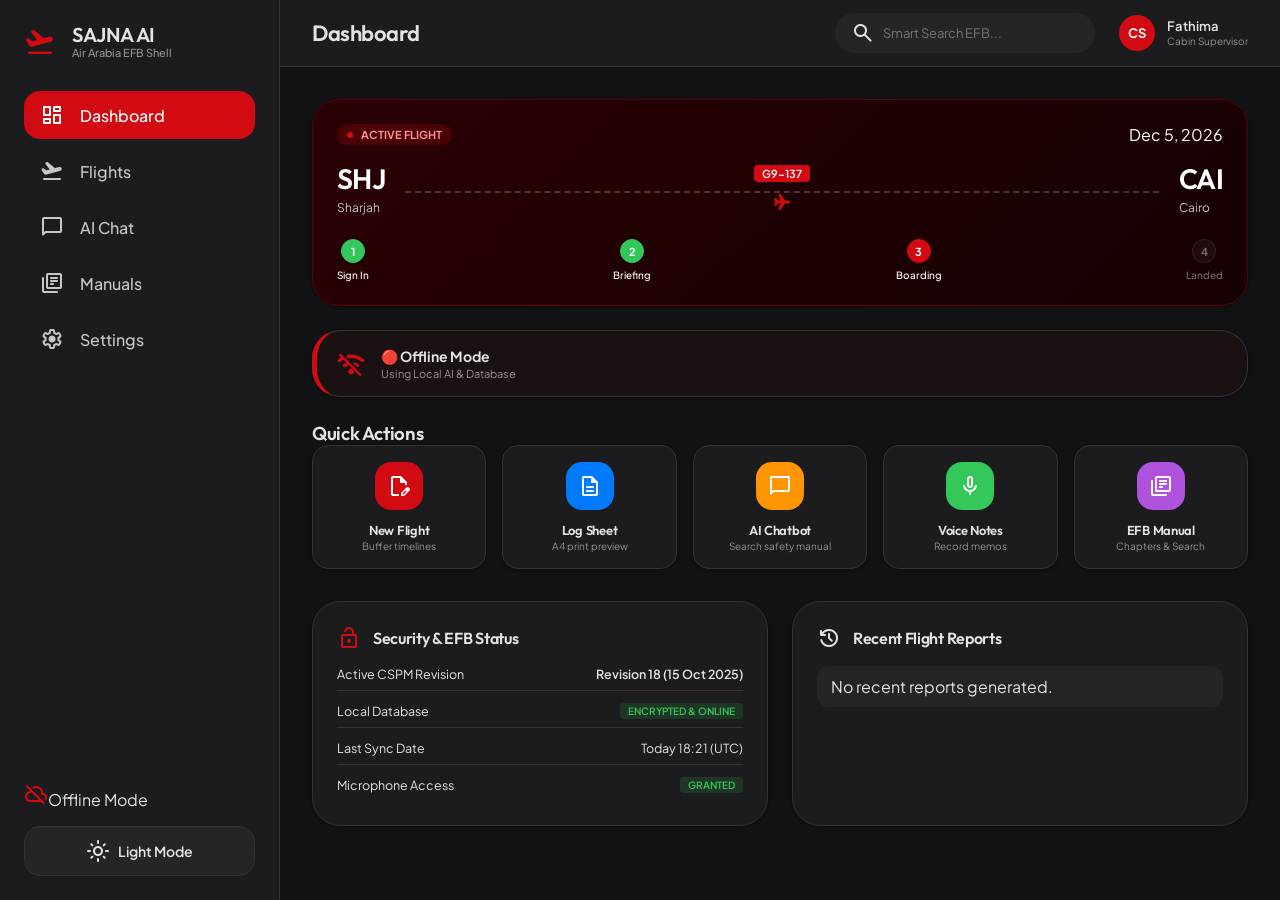
<file: web_simulator/index.html>
<!DOCTYPE html>
<html lang="en">
<head>
  <meta charset="UTF-8">
  <meta name="viewport" content="width=device-width, initial-scale=1.0">
  <title>SAJNA AI - Offline-First EFB Assistant</title>
  
  <!-- Material 3 Typography CDN -->
  <link href="https://fonts.googleapis.com/css2?family=Outfit:wght@300;400;500;600;700&family=Plus+Jakarta+Sans:wght@300;400;500;600;700&display=swap" rel="stylesheet">
  
  <link rel="stylesheet" href="app.css">
  <link rel="manifest" href="manifest.json">
  <meta name="theme-color" content="#D20A11">
  <link rel="apple-touch-icon" href="icon-192.png">
</head>
<body class="dark-mode">
  
  <div class="app-container">
    
    <!-- Desktop/Tablet Sidebar Navigation (Hidden on Mobile) -->
    <aside class="sidebar">
      <div class="sidebar-brand">
        <span class="material-symbols-rounded brand-icon">flight_takeoff</span>
        <div class="brand-text">
          <h1>SAJNA AI</h1>
          <p>Air Arabia EFB Shell</p>
        </div>
      </div>
      
      <nav class="sidebar-menu">
        <a href="#" class="menu-item active" data-view="dashboard">
          <span class="material-symbols-rounded">dashboard</span>
          <span>Dashboard</span>
        </a>
        <a href="#" class="menu-item" data-view="report">
          <span class="material-symbols-rounded">flight_takeoff</span>
          <span>Flights</span>
        </a>
        <a href="#" class="menu-item" data-view="chat">
          <span class="material-symbols-rounded">chat_bubble</span>
          <span>AI Chat</span>
        </a>
        <a href="#" class="menu-item" data-view="manuals">
          <span class="material-symbols-rounded">library_books</span>
          <span>Manuals</span>
        </a>
        <a href="#" class="menu-item" data-view="settings">
          <span class="material-symbols-rounded">settings</span>
          <span>Settings</span>
        </a>
      </nav>
      
      <div class="sidebar-footer">
        <div id="sync-indicator" class="sync-status offline">
          <span class="material-symbols-rounded">cloud_off</span>
          <span>Offline Mode</span>
        </div>
        <button id="theme-toggle" class="btn btn-tonal btn-block">
          <span class="material-symbols-rounded">light_mode</span>
          <span>Light Mode</span>
        </button>
      </div>
    </aside>

    <!-- Main Viewport Area -->
    <main class="main-content">
      
      <!-- Top Action Bar -->
      <header class="top-bar">
        <div class="top-bar-left">
          <h2 id="view-title">Dashboard</h2>
        </div>
        
        <div class="top-bar-right">
          <div class="search-box-wrapper">
            <span class="material-symbols-rounded">search</span>
            <input type="search" id="global-search" class="header-search" placeholder="Smart Search EFB...">
          </div>
          <div class="profile-badge">
            <div class="profile-initials">CS</div>
            <div class="profile-info">
              <span class="profile-name">Fathima</span>
              <span class="profile-role">Cabin Supervisor</span>
            </div>
          </div>
        </div>
      </header>

      <!-- View Containers -->
      <div class="view-viewport">
        
        <!-- ================= VIEW 1: DASHBOARD ================= -->
        <section id="view-dashboard" class="app-view active">
          
          <!-- Today's Flight Status Card -->
          <div class="card status-hero-card">
            <div class="status-hero-header">
              <div class="status-badge-live"><span class="badge-dot"></span>Active Flight</div>
              <span class="hero-date" id="hero-date-val">20 Jul 2026</span>
            </div>
            
            <div class="status-hero-body">
              <div class="flight-sector-display">
                <div class="sector-node">
                  <h3>SHJ</h3>
                  <p>Sharjah</p>
                </div>
                <div class="flight-arrow-path">
                  <span class="flight-no-badge">G9-137</span>
                  <div class="flight-line-dashed"></div>
                  <span class="material-symbols-rounded">flight</span>
                </div>
                <div class="sector-node">
                  <h3>CAI</h3>
                  <p>Cairo</p>
                </div>
              </div>
            </div>
            
            <!-- Quick Timeline Milestones -->
            <div class="flight-timeline-progress">
              <div class="timeline-step completed">
                <div class="step-indicator">1</div>
                <span class="step-label">Sign In</span>
              </div>
              <div class="timeline-step completed">
                <div class="step-indicator">2</div>
                <span class="step-label">Briefing</span>
              </div>
              <div class="timeline-step active">
                <div class="step-indicator">3</div>
                <span class="step-label">Boarding</span>
              </div>
              <div class="timeline-step">
                <div class="step-indicator">4</div>
                <span class="step-label">Landed</span>
              </div>
            </div>
          </div>

          <!-- Connectivity Status Card -->
          <div class="card connectivity-card" id="dashboard-connectivity-card">
            <div class="connectivity-card-header">
              <span class="material-symbols-rounded status-icon text-crimson" id="dash-conn-icon">wifi_off</span>
              <div class="connectivity-info">
                <span class="conn-status-title" id="dash-conn-text">🔴 Offline Mode</span>
                <span class="conn-status-subtitle" id="dash-conn-sub">Using Local AI & Database</span>
              </div>
            </div>
          </div>

          <!-- Quick Actions Grid -->
          <h3 class="section-title">Quick Actions</h3>
          <div class="quick-actions-grid">
            <div class="action-tile" onclick="switchView('report')">
              <div class="action-icon-circle bg-red">
                <span class="material-symbols-rounded">edit_document</span>
              </div>
              <h4>New Flight</h4>
              <p>Buffer timelines</p>
            </div>
            
            <div class="action-tile" onclick="switchView('report'); document.getElementById('tab-log-sheet').click();">
              <div class="action-icon-circle bg-blue">
                <span class="material-symbols-rounded">description</span>
              </div>
              <h4>Log Sheet</h4>
              <p>A4 print preview</p>
            </div>
            
            <div class="action-tile" onclick="switchView('chat')">
              <div class="action-icon-circle bg-orange">
                <span class="material-symbols-rounded">chat_bubble</span>
              </div>
              <h4>AI Chatbot</h4>
              <p>Search safety manual</p>
            </div>
            
            <div class="action-tile" onclick="switchView('settings'); document.getElementById('tab-notes-config').click();">
              <div class="action-icon-circle bg-green">
                <span class="material-symbols-rounded">mic</span>
              </div>
              <h4>Voice Notes</h4>
              <p>Record memos</p>
            </div>
            
            <div class="action-tile" onclick="switchView('manuals')">
              <div class="action-icon-circle bg-purple">
                <span class="material-symbols-rounded">library_books</span>
              </div>
              <h4>EFB Manual</h4>
              <p>Chapters & Search</p>
            </div>
          </div>

          <!-- Dashboard Panel Cards -->
          <div class="dashboard-panels">
            <!-- Manual Sync Status -->
            <div class="card panel-card">
              <div class="card-header-icon">
                <span class="material-symbols-rounded text-crimson">lock_open</span>
                <h3>Security & EFB Status</h3>
              </div>
              <div class="panel-body">
                <div class="status-metric-row">
                  <span>Active CSPM Revision</span>
                  <strong>Revision 18 (15 Oct 2025)</strong>
                </div>
                <div class="status-metric-row">
                  <span>Local Database</span>
                  <span class="badge badge-success">Encrypted & Online</span>
                </div>
                <div class="status-metric-row">
                  <span>Last Sync Date</span>
                  <span>Today 18:21 (UTC)</span>
                </div>
                <div class="status-metric-row">
                  <span>Microphone Access</span>
                  <span class="badge badge-success">Granted</span>
                </div>
              </div>
            </div>

            <!-- Recent Reports Log -->
            <div class="card panel-card">
              <div class="card-header-icon">
                <span class="material-symbols-rounded text-blue">history</span>
                <h3>Recent Flight Reports</h3>
              </div>
              <div class="panel-body">
                <ul class="recent-reports-list" id="recent-reports-list">
                  <!-- Javascript will populate this -->
                </ul>
              </div>
            </div>
          </div>
        </section>
        
        <!-- ================= VIEW 2: FLIGHTS & WIZARDS ================= -->
        <section id="view-report" class="app-view">
          
          <!-- Tab Navigation inside Flights -->
          <div class="tab-bar">
            <button class="tab-btn active" id="tab-report-form" onclick="toggleSubTab('report-form')">
              <span class="material-symbols-rounded">edit_document</span>
              <span>Flight Report</span>
            </button>
            <button class="tab-btn" id="tab-log-sheet" onclick="toggleSubTab('log-sheet')">
              <span class="material-symbols-rounded">description</span>
              <span>A4 Flight Log Sheet</span>
            </button>
          </div>

          <!-- Sub-Tab A: Flight Report Inputs and Timelines -->
          <div id="subtab-report-form" class="subtab-content active">
            <div class="report-layout">
              <!-- Parameters Form Card -->
              <div class="card form-card">
                <h3>Flight Configuration</h3>
                <form id="report-form" class="grid-form">
                  <div class="form-grid">
                    <div class="form-group">
                      <label for="rep-date">Flight Date</label>
                      <input type="date" id="rep-date" required>
                    </div>
                    <div class="form-group">
                      <label for="rep-flight-no">Flight Number</label>
                      <input type="text" id="rep-flight-no" placeholder="e.g. G9-137" required>
                    </div>
                    <div class="form-group">
                      <label for="rep-sector">Sector (From - To)</label>
                      <input type="text" id="rep-sector" placeholder="e.g. SHJ-CAI" required>
                    </div>
                    <div class="form-group">
                      <label for="rep-ac-type">Aircraft Type</label>
                      <select id="rep-ac-type">
                        <option value="A320">Airbus A320</option>
                        <option value="A321">Airbus A321</option>
                      </select>
                    </div>
                    <div class="form-group">
                      <label for="rep-ac-reg">Aircraft Reg</label>
                      <input type="text" id="rep-ac-reg" placeholder="e.g. A6-ANA" required>
                    </div>
                    <div class="form-group">
                      <label for="rep-pax-count">Passenger Count</label>
                      <input type="number" id="rep-pax-count" placeholder="e.g. 162" required>
                    </div>
                    <div class="form-group">
                      <label for="rep-std">Scheduled Departure (STD)</label>
                      <input type="time" id="rep-std" required>
                    </div>
                    <div class="form-group">
                      <label for="rep-sta">Scheduled Arrival (STA)</label>
                      <input type="time" id="rep-sta" required>
                    </div>
                    <div class="form-group">
                      <label for="rep-timezone">Outstation Timezone Offset (relative to UTC)</label>
                      <input type="number" id="rep-timezone" placeholder="e.g. 2 for Cairo" required>
                    </div>
                    <div class="form-group full-width">
                      <label for="rep-specials">Special Category Passengers (SCPs)</label>
                      <input type="text" id="rep-specials" placeholder="e.g. 2 WCHR, 1 INF, 1 DEPO">
                    </div>
                  </div>
                  <button type="submit" class="btn btn-primary btn-block">Generate Flight Timelines</button>
                </form>
              </div>

              <!-- Output Timelines List Card -->
              <div class="card timeline-output-card">
                <div class="timeline-output-header">
                  <h3>Calculated Benchmark Timelines</h3>
                  <div class="toggle-group">
                    <button class="btn-toggle active" id="btn-show-local">Local Time</button>
                    <button class="btn-toggle" id="btn-show-utc">UTC Time</button>
                  </div>
                </div>
                
                <div class="timings-result-grid" id="timings-result-grid">
                  <div class="timings-placeholder">
                    <span class="material-symbols-rounded">schedule</span>
                    <p>Enter flight parameters and press generate to show timeline buffers.</p>
                  </div>
                </div>
                
                <div class="results-action-buttons" id="results-action-buttons" style="display:none;">
                  <button id="btn-save-report" class="btn btn-primary">
                    <span class="material-symbols-rounded">save</span> Populate Log Sheet
                  </button>
                </div>
              </div>
            </div>
          </div>

          <!-- Sub-Tab B: Flight Log Sheet Preview & Export -->
          <div id="subtab-log-sheet" class="subtab-content">
            <div class="log-sheet-wizard">
              <div class="card wizard-actions-card">
                <h3>Log Sheet Actions</h3>
                <div class="actions-buttons-row">
                  <button id="btn-export-pdf" class="btn btn-tonal">
                    <span class="material-symbols-rounded">picture_as_pdf</span> Print / Save PDF
                  </button>
                  <button id="btn-export-docx" class="btn btn-tonal">
                    <span class="material-symbols-rounded">description</span> Export Word (.doc)
                  </button>
                  <button id="btn-share-log" class="btn btn-tonal">
                    <span class="material-symbols-rounded">share</span> Share Report
                  </button>
                  <button id="btn-duplicate-log" class="btn btn-tonal">
                    <span class="material-symbols-rounded">content_copy</span> Duplicate for Next Flight
                  </button>
                </div>
              </div>

              <!-- A4 Page Recreated Layout Container -->
              <div class="log-sheet-template-wrapper">
                <div class="log-sheet-paper" id="log-sheet-print-area">
                  
                  <div class="sheet-header">
                    <div class="sheet-title-section">
                      <h2>Air Arabia</h2>
                      <h1>Cabin Flight Log Sheet</h1>
                      <div class="sheet-sub">Official Flight Operations & Safety Record (All times in UTC)</div>
                    </div>
                  </div>

                  <!-- Segment Details Section -->
                  <div class="sheet-section-title">1. Flight Segment Details</div>
                  <table class="sheet-table">
                    <tr>
                      <th>Date</th>
                      <td><input type="text" id="sheet-date" class="sheet-cell"></td>
                      <th>Sector</th>
                      <td><input type="text" id="sheet-sector" class="sheet-cell"></td>
                      <th>A/C Reg</th>
                      <td><input type="text" id="sheet-ac-reg" class="sheet-cell"></td>
                    </tr>
                    <tr>
                      <th>Flight Outbound</th>
                      <td><input type="text" id="sheet-fl-out" class="sheet-cell"></td>
                      <th>Pax Count</th>
                      <td><input type="text" id="sheet-pax-out" class="sheet-cell"></td>
                      <th>Specials (SCPs)</th>
                      <td><input type="text" id="sheet-specials-out" class="sheet-cell"></td>
                    </tr>
                    <tr>
                      <th>Flight Inbound</th>
                      <td><input type="text" id="sheet-fl-in" class="sheet-cell"></td>
                      <th>Pax Inbound</th>
                      <td><input type="text" class="sheet-cell"></td>
                      <th>Specials Inbound</th>
                      <td><input type="text" class="sheet-cell"></td>
                    </tr>
                  </table>

                  <!-- Timing Benchmarks Grid -->
                  <div class="sheet-section-title">2. Operational Timings (UTC)</div>
                  <div class="sheet-split-grid">
                    <div class="sheet-col">
                      <div class="col-title">Outbound Milestone</div>
                      <table class="sheet-table">
                        <tr><th>Briefing Start</th><td><input type="text" id="sheet-t-brief-start" class="sheet-cell"></td></tr>
                        <tr><th>Briefing End</th><td><input type="text" id="sheet-t-brief-end" class="sheet-cell"></td></tr>
                        <tr><th>First Bus</th><td><input type="text" id="sheet-t-bus1" class="sheet-cell"></td></tr>
                        <tr><th>Second Bus</th><td><input type="text" id="sheet-t-bus2" class="sheet-cell"></td></tr>
                        <tr><th>Crew Onboard</th><td><input type="text" id="sheet-t-cabin-ob" class="sheet-cell"></td></tr>
                        <tr><th>Cleaning Start</th><td><input type="text" id="sheet-t-clean-start" class="sheet-cell"></td></tr>
                        <tr><th>Cleaning Done</th><td><input type="text" id="sheet-t-clean-end" class="sheet-cell"></td></tr>
                        <tr><th>Boarding Clear</th><td><input type="text" id="sheet-t-board-clear" class="sheet-cell"></td></tr>
                        <tr><th>First Pax</th><td><input type="text" id="sheet-t-first-pax" class="sheet-cell"></td></tr>
                        <tr><th>Last Pax</th><td><input type="text" id="sheet-t-last-pax" class="sheet-cell"></td></tr>
                        <tr><th>Door Closed</th><td><input type="text" id="sheet-t-door-close" class="sheet-cell"></td></tr>
                      </table>
                    </div>

                    <div class="sheet-col">
                      <div class="col-title">Inbound / Transit Milestone</div>
                      <table class="sheet-table">
                        <tr><th>Aircraft Landed</th><td><input type="text" id="sheet-t-land" class="sheet-cell"></td></tr>
                        <tr><th>Door Open</th><td><input type="text" id="sheet-t-door-open" class="sheet-cell"></td></tr>
                        <tr><th>Last Disembark</th><td><input type="text" id="sheet-t-last-disembark" class="sheet-cell"></td></tr>
                        <tr><th>Transit Clean Start</th><td><input type="text" id="sheet-t-in-clean-start" class="sheet-cell"></td></tr>
                        <tr><th>Transit Clean End</th><td><input type="text" id="sheet-t-in-clean-end" class="sheet-cell"></td></tr>
                        <tr><th>Transit Boarding Clear</th><td><input type="text" id="sheet-t-in-board-clear" class="sheet-cell"></td></tr>
                        <tr><th>Transit First Pax</th><td><input type="text" id="sheet-t-in-first-pax" class="sheet-cell"></td></tr>
                        <tr><th>Transit Last Pax</th><td><input type="text" id="sheet-t-in-last-pax" class="sheet-cell"></td></tr>
                        <tr><th>Transit Door Close</th><td><input type="text" id="sheet-t-in-door-close" class="sheet-cell"></td></tr>
                        <tr><th>Sharjah Door Open</th><td><input type="text" id="sheet-t-shj-open" class="sheet-cell"></td></tr>
                        <tr><th>Sharjah Last Disembark</th><td><input type="text" id="sheet-t-shj-last" class="sheet-cell"></td></tr>
                      </table>
                    </div>
                  </div>

                  <!-- Seals Verification & Briefings -->
                  <div class="sheet-section-title">3. Safety Verifications & Security Seals</div>
                  <table class="sheet-table">
                    <tr>
                      <th>Forward Seals (L1/R1)</th>
                      <td><input type="text" value="OK / Secure - 418519" class="sheet-cell"></td>
                      <th>Aft Seals (L4/R4)</th>
                      <td><input type="text" value="OK / Secure - 912851" class="sheet-cell"></td>
                    </tr>
                    <tr>
                      <th>Pre-flight Safety Checks</th>
                      <td><input type="text" value="Completed by all crew positions" class="sheet-cell"></td>
                      <th>Commander Briefing</th>
                      <td><input type="text" value="Received & Actioned" class="sheet-cell"></td>
                    </tr>
                  </table>

                  <!-- Flight Anomalies and Log -->
                  <div class="sheet-section-title">4. Safety Discrepancies & Delay Log</div>
                  <div class="sheet-split-grid">
                    <div class="sheet-col">
                      <label class="sheet-field-label">Outbound Delay Code / Reason</label>
                      <textarea class="sheet-textarea" rows="2">None. OTP achieved.</textarea>
                    </div>
                    <div class="sheet-col">
                      <label class="sheet-field-label">Inbound Delay Code / Reason</label>
                      <textarea class="sheet-textarea" rows="2">None. Standard transit flow.</textarea>
                    </div>
                  </div>
                  
                  <div style="margin-top:10px;">
                    <label class="sheet-field-label">Cabin Defect / Safety Discrepancies Logged</label>
                    <textarea class="sheet-textarea" rows="2">None logged this segment.</textarea>
                  </div>

                  <div class="sheet-footer-signatures">
                    <div class="sig-block">
                      <div class="sig-line"></div>
                      <span>Cabin Supervisor Signature</span>
                    </div>
                    <div class="sig-block">
                      <div class="sig-line"></div>
                      <span>Commander Signature (Verify)</span>
                    </div>
                  </div>

                </div>
              </div>

            </div>
          </div>

        </section>
        
        <!-- ================= VIEW 3: AI SAFETY CHAT ================= -->
        <section id="view-chat" class="app-view">
          <div class="ai-chat-layout">
            
            <!-- Chat Interface Screen -->
            <div class="card chat-messages-card">
              <div class="chat-header">
                <span class="status-indicator online"></span>
                <div class="chat-header-meta">
                  <h3>SAJNA Safety AI</h3>
                  <p>Ask safety procedures, drills or DGR rules</p>
                </div>
              </div>
              
              <!-- Chat Logs Box -->
              <div class="chat-messages-box" id="chat-messages-box">
                <div class="chat-msg bot">
                  <div class="msg-bubble">
                    Hello! I am SAJNA, your offline Safety Assistant. I have cached the entire **Cabin Safety Procedure Manual (Rev 18)**.
                    <br><br>
                    You can ask me questions like:
                    <ul>
                      <li><em>"How do we arm the cabin doors?"</em></li>
                      <li><em>"What is the drill for a lithium battery fire?"</em></li>
                      <li><em>"What should I do if a passenger refuses to fasten their seat belt?"</em></li>
                    </ul>
                  </div>
                </div>
              </div>

              <!-- Message Composer -->
              <div class="chat-input-bar">
                <button class="btn-chat-icon" id="btn-voice-chat" title="Speech to Text input">
                  <span class="material-symbols-rounded">mic</span>
                </button>
                <input type="text" id="chat-text-input" placeholder="Type safety query (e.g. 'door arming')...">
                <button class="btn-chat-icon primary" id="btn-send-chat">
                  <span class="material-symbols-rounded">send</span>
                </button>
              </div>
            </div>

            <!-- EFB Document Reference Display Panel (Hidden on Mobile) -->
            <div class="card reference-panel" id="reference-panel">
              <h3>Active Manual Reference</h3>
              <div id="manual-ref-box" class="manual-ref-box">
                <div class="ref-empty-state">
                  <span class="material-symbols-rounded">find_in_page</span>
                  <p>When you ask the AI, the corresponding official manual page text and section references will appear here for double verification.</p>
                </div>
              </div>
            </div>

          </div>
        </section>
        
        <!-- ================= VIEW 4: MANUAL E-READER ================= -->
        <section id="view-manuals" class="app-view">
          <div class="manuals-layout">
            
            <!-- Left Side: TOC and Index -->
            <div class="card manual-toc-card">
              <div class="toc-search-wrapper">
                <span class="material-symbols-rounded">search</span>
                <input type="text" id="manual-search-index" placeholder="Filter EFB Chapters...">
              </div>
              
              <ul class="manual-toc-list" id="manual-toc-list">
                <li class="active" data-chapter="som">
                  <span class="chapter-badge">SOM</span>
                  <div class="chapter-desc">
                    <strong>Administration</strong>
                    <span>Page 9 - Distribution Control</span>
                  </div>
                </li>
                <li data-chapter="ch1">
                  <span class="chapter-badge">CH 1</span>
                  <div class="chapter-desc">
                    <strong>Qualification & Legal</strong>
                    <span>Page 12 - Crew Complement</span>
                  </div>
                </li>
                <li data-chapter="ch2">
                  <span class="chapter-badge">CH 2</span>
                  <div class="chapter-desc">
                    <strong>Standard Operating Proc</strong>
                    <span>Page 268 - Door Arming & Secure</span>
                  </div>
                </li>
                <li data-chapter="ch3">
                  <span class="chapter-badge">CH 3</span>
                  <div class="chapter-desc">
                    <strong>Emergency Equipment</strong>
                    <span>Page 481 - Oxygen & Extinguishers</span>
                  </div>
                </li>
                <li data-chapter="ch4">
                  <span class="chapter-badge">CH 4</span>
                  <div class="chapter-desc">
                    <strong>Emergency Procedures</strong>
                    <span>Page 493 - Planned Evacuations</span>
                  </div>
                </li>
                <li data-chapter="ch5">
                  <span class="chapter-badge">CH 5</span>
                  <div class="chapter-desc">
                    <strong>Drills</strong>
                    <span>Page 580 - Fire Fighting & Smoke</span>
                  </div>
                </li>
                <li data-chapter="ch6">
                  <span class="chapter-badge">CH 6</span>
                  <div class="chapter-desc">
                    <strong>Survival</strong>
                    <span>Page 601 - Ditching & Sea Survival</span>
                  </div>
                </li>
                <li data-chapter="ch7">
                  <span class="chapter-badge">CH 7</span>
                  <div class="chapter-desc">
                    <strong>Medical & First Aid</strong>
                    <span>Page 635 - Principles of CPR & AED</span>
                  </div>
                </li>
                <li data-chapter="ch9">
                  <span class="chapter-badge">CH 9</span>
                  <div class="chapter-desc">
                    <strong>A321NEO Systems</strong>
                    <span>Page 951 - ACF Configuration</span>
                  </div>
                </li>
                <li data-chapter="ch10">
                  <span class="chapter-badge">CH 10</span>
                  <div class="chapter-desc">
                    <strong>Dangerous Goods</strong>
                    <span>Page 1125 - Cabin Spill Drills</span>
                  </div>
                </li>
                <li data-chapter="ch11">
                  <span class="chapter-badge">CH 11</span>
                  <div class="chapter-desc">
                    <strong>Security</strong>
                    <span>Page 1134 - Unruly Passenger threat levels</span>
                  </div>
                </li>
                <li data-chapter="ch12">
                  <span class="chapter-badge">CH 12</span>
                  <div class="chapter-desc">
                    <strong>Appendices</strong>
                    <span>Page 1181 - Flight Logs & CDLs</span>
                  </div>
                </li>
              </ul>
            </div>

            <!-- Right Side: Full Screen integrated page viewer -->
            <div class="card manual-page-card">
              <div class="manual-page-header">
                <div class="page-controls">
                  <button class="btn btn-icon" onclick="loadManualPage(parseInt(document.getElementById('manual-page-num').innerText) - 1)">
                    <span class="material-symbols-rounded">arrow_back</span>
                  </button>
                  <span class="page-indicator-text">Page <span id="manual-page-num">9</span> of 1226</span>
                  <button class="btn btn-icon" onclick="loadManualPage(parseInt(document.getElementById('manual-page-num').innerText) + 1)">
                    <span class="material-symbols-rounded">arrow_forward</span>
                  </button>
                </div>
                
                <div class="page-jump-box">
                  <input type="number" id="manual-jump-input" class="jump-input" placeholder="Page...">
                  <button id="btn-manual-jump" class="btn btn-tonal btn-sm">Jump</button>
                </div>
              </div>

              <!-- Page Display Body -->
              <div class="manual-page-content-box" id="manual-page-content-box">
                <!-- Page content will load dynamically -->
              </div>
            </div>

          </div>
        </section>
        
        <!-- ================= VIEW 5: SETTINGS & TOOLS ================= -->
        <section id="view-settings" class="app-view">
          
          <!-- Sub-Tab Navigation inside Settings -->
          <div class="tab-bar">
            <button class="tab-btn active" id="tab-defects-config" onclick="toggleSettingsSubTab('defects-config')">
              <span class="material-symbols-rounded">report_problem</span>
              <span>Defects Log</span>
            </button>
            <button class="tab-btn" id="tab-notes-config" onclick="toggleSettingsSubTab('notes-config')">
              <span class="material-symbols-rounded">mic</span>
              <span>Voice Notes</span>
            </button>
            <button class="tab-btn" id="tab-checklists-config" onclick="toggleSettingsSubTab('checklists-config')">
              <span class="material-symbols-rounded">fact_check</span>
              <span>Checklists</span>
            </button>
            <button class="tab-btn" id="tab-calculators-config" onclick="toggleSettingsSubTab('calculators-config')">
              <span class="material-symbols-rounded">calculate</span>
              <span>Calculators</span>
            </button>
          </div>

          <!-- Settings Preferences Card -->
          <div class="card settings-preferences-card" style="margin-bottom:20px;">
            <h3>AI Operational Preferences</h3>
            <div class="form-group full-width" style="margin-top: 10px;">
              <label for="ai-mode-select">AI Mode Selection</label>
              <select id="ai-mode-select" class="form-control" style="background-color: var(--surface-color-var); border: 1px solid var(--border-color); border-radius: var(--radius-md); padding: 10px 14px; width: 100%; color: var(--text-pri); margin-top: 6px;">
                <option value="auto">Auto (Recommended - Sync when online)</option>
                <option value="offline">Offline Only (Strict local safety database)</option>
                <option value="online">Online Preferred (Always fetch online API if connected)</option>
              </select>
            </div>
          </div>

          <!-- Settings Sub-Tab A: Defect Logs -->
          <div id="subtab-defects-config" class="subtab-settings-content active">
            <div class="defects-layout">
              <!-- Log Defect Card -->
              <div class="card defect-entry-card">
                <h3>Log Cabin Defect / CDL</h3>
                <form id="defect-form" class="grid-form">
                  <div class="form-grid">
                    <div class="form-group">
                      <label for="def-flight">Flight Number</label>
                      <input type="text" id="def-flight" placeholder="e.g. G9-137" required>
                    </div>
                    <div class="form-group">
                      <label for="def-seat">Affected Seat / Row</label>
                      <input type="text" id="def-seat" placeholder="e.g. 17F / Galley A" required>
                    </div>
                    <div class="form-group full-width">
                      <label for="def-priority">Priority Level</label>
                      <select id="def-priority">
                        <option value="Low">Low - Cosmetic discrepancy</option>
                        <option value="Medium">Medium - Seat swap necessary</option>
                        <option value="High">High - Exit row affected / Safety risk</option>
                      </select>
                    </div>
                    <div class="form-group full-width">
                      <label for="def-description">Defect Details</label>
                      <textarea id="def-description" rows="3" placeholder="Describe the cabin discrepancy details..." required></textarea>
                    </div>
                  </div>
                  <button type="submit" class="btn btn-primary btn-block">Log Defect</button>
                </form>
              </div>

              <!-- List of defects -->
              <div class="card defects-list-card">
                <h3>Active Logged Defects</h3>
                <div class="defects-list-container" id="defects-list-container">
                  <!-- JS inserts here -->
                </div>
              </div>
            </div>
          </div>

          <!-- Settings Sub-Tab B: Voice Notes -->
          <div id="subtab-notes-config" class="subtab-settings-content">
            <div class="notes-layout">
              <!-- Create Note Card -->
              <div class="card note-creator-card">
                <h3>Create Crew Note</h3>
                <form id="note-form" class="grid-form">
                  <div class="form-grid">
                    <div class="form-group">
                      <label for="note-title">Note Title</label>
                      <input type="text" id="note-title" placeholder="e.g. Catering discrepancy" required>
                    </div>
                    <div class="form-group">
                      <label for="note-category">Category</label>
                      <select id="note-category">
                        <option value="Operational">Operational</option>
                        <option value="Catering">Catering</option>
                        <option value="Safety">Safety / Emergency</option>
                        <option value="Briefing">Briefing note</option>
                      </select>
                    </div>
                    <div class="form-group full-width">
                      <label for="note-flight">Flight Ref (Optional)</label>
                      <input type="text" id="note-flight" placeholder="e.g. G9-137">
                    </div>
                    <div class="form-group full-width">
                      <label for="note-content">Note content</label>
                      <textarea id="note-content" rows="4" placeholder="Type your note or click speech-to-text..." required></textarea>
                    </div>
                  </div>
                  
                  <div class="note-action-row">
                    <button type="button" class="btn btn-tonal" id="btn-note-speech">
                      <span class="material-symbols-rounded">mic</span> Speech to Text
                    </button>
                    <button type="button" class="btn btn-tonal" id="btn-clear-note">Clear</button>
                    <button type="submit" class="btn btn-primary">Save Note</button>
                  </div>
                </form>
              </div>

              <!-- List of notes -->
              <div class="card notes-list-card">
                <div class="notes-list-header">
                  <h3>Stored Flight Notes</h3>
                  <input type="text" id="notes-search" class="notes-search-input" placeholder="Filter notes...">
                </div>
                <div class="notes-list-container" id="notes-list-container">
                  <!-- JS inserts here -->
                </div>
              </div>
            </div>
          </div>

          <!-- Settings Sub-Tab C: Interactive Checklists -->
          <div id="subtab-checklists-config" class="subtab-settings-content">
            <div class="checklists-grid">
              
              <!-- Checklist 1: Pre-flight -->
              <div class="card checklist-card">
                <div class="chk-card-header">
                  <h3>1. Pre-flight Safety Checks</h3>
                  <span class="progress-badge" id="prog-preflight">0/5</span>
                </div>
                <ul class="checklist-items-list" id="chk-preflight">
                  <li><label><input type="checkbox"> Verify all cabin doors disarmed</label></li>
                  <li><label><input type="checkbox"> Inspect emergency exits pathways</label></li>
                  <li><label><input type="checkbox"> Check portable oxygen cylinders & pressure</label></li>
                  <li><label><input type="checkbox"> Verify Halon fire extinguishers & pins</label></li>
                  <li><label><input type="checkbox"> Ensure PBEs & fire gloves are secure</label></li>
                </ul>
              </div>

              <!-- Checklist 2: Boarding -->
              <div class="card checklist-card">
                <div class="chk-card-header">
                  <h3>2. Passenger Boarding Checks</h3>
                  <span class="progress-badge" id="prog-boarding">0/4</span>
                </div>
                <ul class="checklist-items-list" id="chk-boarding">
                  <li><label><input type="checkbox"> Welcome passengers at demo positions</label></li>
                  <li><label><input type="checkbox"> Conduct row counts (R1 & R4C)</label></li>
                  <li><label><input type="checkbox"> Verify exit row able-bodied passengers</label></li>
                  <li><label><input type="checkbox"> Ensure overhead stowage is locked</label></li>
                </ul>
              </div>

              <!-- Checklist 3: Cabin Doors -->
              <div class="card checklist-card">
                <div class="chk-card-header">
                  <h3>3. Door Arming Checklist</h3>
                  <span class="progress-badge" id="prog-doors">0/4</span>
                </div>
                <ul class="checklist-items-list" id="chk-doors">
                  <li><label><input type="checkbox"> Receive arming announcement command</label></li>
                  <li><label><input type="checkbox"> Arm LHS & RHS doors securely</label></li>
                  <li><label><input type="checkbox"> Ask witness crew: "Confirm Armed"</label></li>
                  <li><label><input type="checkbox"> Perform physical cross-check verification</label></li>
                </ul>
              </div>

              <!-- Checklist 4: Cabin Secure -->
              <div class="card checklist-card">
                <div class="chk-card-header">
                  <h3>4. Cabin Secure Checklist</h3>
                  <span class="progress-badge" id="prog-secure">0/4</span>
                </div>
                <ul class="checklist-items-list" id="chk-secure">
                  <li><label><input type="checkbox"> Verify seatbelts fastened (pax & infants)</label></li>
                  <li><label><input type="checkbox"> Tray tables locked & seats fully upright</label></li>
                  <li><label><input type="checkbox"> Ensure galley containers locked & carts latched</label></li>
                  <li><label><input type="checkbox"> Verify lavatories vacant & locked</label></li>
                </ul>
              </div>

            </div>
            
            <div style="margin-top:20px; display:flex; justify-content:flex-end;">
              <button id="btn-reset-checklists" class="btn btn-tonal">
                <span class="material-symbols-rounded">restart_alt</span> Reset All Flight Checklists
              </button>
            </div>
          </div>

          <!-- Settings Sub-Tab D: Calculators -->
          <div id="subtab-calculators-config" class="subtab-settings-content">
            <div class="calculators-grid">
              
              <!-- Rest Break Calc -->
              <div class="card calc-card">
                <h3>Cruise Rest Break Divider</h3>
                <div class="calc-form">
                  <div class="form-group">
                    <label for="rest-flight-duration">Total Cruise Duration (Hours)</label>
                    <input type="number" id="rest-flight-duration" placeholder="e.g. 4.5" step="0.1">
                  </div>
                  <div class="form-group">
                    <label for="rest-shifts">Number of Rest shifts</label>
                    <input type="number" id="rest-shifts" placeholder="e.g. 3">
                  </div>
                  <button id="btn-calc-rest" class="btn btn-tonal btn-block">Calculate Breaks</button>
                  <div class="calc-result" id="rest-calc-result">Calculations will appear here.</div>
                </div>
              </div>

              <!-- Currency Converter -->
              <div class="card calc-card">
                <h3>In-flight Currency Converter</h3>
                <div class="calc-form">
                  <div class="form-group">
                    <label for="curr-amount">Amount</label>
                    <input type="number" id="curr-amount" placeholder="Enter amount..." step="0.01">
                  </div>
                  <div class="form-grid-row">
                    <div class="form-group">
                      <label for="curr-from">From</label>
                      <select id="curr-from">
                        <option value="AED">AED - Dirhams</option>
                        <option value="SAR">SAR - Riyals</option>
                        <option value="USD">USD - Dollars</option>
                        <option value="EUR">EUR - Euros</option>
                        <option value="INR">INR - Rupees</option>
                      </select>
                    </div>
                    <div class="form-group">
                      <label for="curr-to">To</label>
                      <select id="curr-to">
                        <option value="SAR">SAR - Riyals</option>
                        <option value="AED">AED - Dirhams</option>
                        <option value="USD">USD - Dollars</option>
                        <option value="EUR">EUR - Euros</option>
                        <option value="INR">INR - Rupees</option>
                      </select>
                    </div>
                  </div>
                  <button id="btn-calc-currency" class="btn btn-tonal btn-block">Convert Currency</button>
                  <div class="calc-result" id="curr-calc-result">Conversion rates based on offline base.</div>
                </div>
              </div>

              <!-- In-flight Timers -->
              <div class="card calc-card">
                <h3>In-flight Operation Timers</h3>
                <div class="timers-list">
                  <div class="timer-item">
                    <span>Boarding Duration (20:00)</span>
                    <div class="timer-digits" id="timer-boarding-digits">20:00</div>
                    <div class="timer-controls">
                      <button class="btn-micro" id="btn-timer-board-start">Start</button>
                      <button class="btn-micro" id="btn-timer-board-stop">Reset</button>
                    </div>
                  </div>
                  <div class="timer-item">
                    <span>Transit Cabin Clean (08:00)</span>
                    <div class="timer-digits" id="timer-cleaning-digits">08:00</div>
                    <div class="timer-controls">
                      <button class="btn-micro" id="btn-timer-clean-start">Start</button>
                      <button class="btn-micro" id="btn-timer-clean-stop">Reset</button>
                    </div>
                  </div>
                </div>
              </div>

            </div>
          </div>

        </section>

      </div>
    </main>

    <!-- Mobile Bottom Navigation Bar (Visible only on Smartphones < 768px) -->
    <nav class="bottom-nav">
      <button class="nav-btn active" data-view="dashboard">
        <span class="material-symbols-rounded">dashboard</span>
        <span>Dashboard</span>
      </button>
      <button class="nav-btn" data-view="report">
        <span class="material-symbols-rounded">flight_takeoff</span>
        <span>Flights</span>
      </button>
      <button class="nav-btn" data-view="chat">
        <span class="material-symbols-rounded">chat_bubble</span>
        <span>AI Chat</span>
      </button>
      <button class="nav-btn" data-view="manuals">
        <span class="material-symbols-rounded">library_books</span>
        <span>Manual</span>
      </button>
      <button class="nav-btn" data-view="settings">
        <span class="material-symbols-rounded">settings</span>
        <span>Settings</span>
      </button>
    </nav>

  </div>

  <!-- Sync Toast Notification -->
  <div class="toast-notification" id="sync-toast">
    <span class="material-symbols-rounded">check_circle</span>
    <span class="toast-message" id="sync-toast-message">✓ Data synchronized successfully.</span>
  </div>

  <script src="app.js"></script>
  <script>
    if ('serviceWorker' in navigator) {
      window.addEventListener('load', () => {
        navigator.serviceWorker.register('sw.js')
          .then(reg => console.log('Service Worker registered successfully!', reg))
          .catch(err => console.error('Service Worker registration failed:', err));
      });
    }
  </script>
</body>
</html>
</file>
<file: web_simulator/app.css>
/* Local Offline Font Loading for Material Symbols Rounded */
@font-face {
  font-family: 'Material Symbols Rounded';
  font-style: normal;
  font-weight: 100 700;
  src: url('material_symbols.woff2') format('woff2');
}

/* ==========================================
   MATERIAL DESIGN 3 STYLING DESIGN SYSTEM
   FOR SAJNA AI WEB SIMULATOR & HYBRID SHELL
   ========================================== */

/* 1. CSS Design Tokens & Variable Declarations */
:root {
  /* Fonts & Typo */
  --font-primary: 'Plus Jakarta Sans', sans-serif;
  --font-title: 'Outfit', sans-serif;

  /* Material 3 Dark Colors (Default) */
  --primary-red: #D20A11;
  --primary-red-container: #410006;
  --on-primary-red-container: #FFDAD9;
  --bg-dark: #121214;
  --surface-dark: #1C1C1E;
  --surface-dark-var: #252528;
  --border-dark: #323235;
  --text-dark-pri: #E3E2E6;
  --text-dark-sec: #C7C6CA;
  --text-dark-ter: #919094;

  /* Material 3 Light Colors */
  --bg-light: #F4F5F7;
  --surface-light: #FFFFFF;
  --surface-light-var: #F0F0F3;
  --border-light: #E0E2E7;
  --text-light-pri: #1A1C1E;
  --text-light-sec: #43474E;
  --text-light-ter: #73777F;

  /* Semantic Colors */
  --accent-green: #34C759;
  --accent-orange: #FF9500;
  --accent-blue: #007AFF;
  --accent-purple: #AF52DE;
  
  /* Current Active State Colors (Inherits Dark by default) */
  --bg-color: var(--bg-dark);
  --surface-color: var(--surface-dark);
  --surface-color-var: var(--surface-dark-var);
  --border-color: var(--border-dark);
  --text-pri: var(--text-dark-pri);
  --text-sec: var(--text-dark-sec);
  --text-ter: var(--text-dark-ter);

  /* Corner Radius (M3 Specifications) */
  --radius-xs: 4px;
  --radius-sm: 8px;
  --radius-md: 12px;
  --radius-lg: 16px;
  --radius-xl: 28px;
  --radius-round: 9999px;

  /* Elevation Shadows */
  --shadow-1: 0px 1px 3px rgba(0, 0, 0, 0.2), 0px 1px 2px rgba(0, 0, 0, 0.1);
  --shadow-2: 0px 3px 6px rgba(0, 0, 0, 0.15), 0px 2px 4px rgba(0, 0, 0, 0.12);
  --shadow-3: 0px 10px 20px rgba(0, 0, 0, 0.19), 0px 6px 6px rgba(0, 0, 0, 0.23);
  
  --transition-smooth: all 0.25s cubic-bezier(0.4, 0, 0.2, 1);
}

/* Light Mode Overrides */
body.light-mode {
  --bg-color: var(--bg-light);
  --surface-color: var(--surface-light);
  --surface-color-var: var(--surface-light-var);
  --border-color: var(--border-light);
  --text-pri: var(--text-light-pri);
  --text-sec: var(--text-light-sec);
  --text-ter: var(--text-light-ter);
}

/* 2. Global Reset & Base Element Styling */
* {
  box-sizing: border-box;
  margin: 0;
  padding: 0;
}

body {
  font-family: var(--font-primary);
  background-color: var(--bg-color);
  color: var(--text-pri);
  overflow: hidden;
  height: 100vh;
  width: 100vw;
  -webkit-font-smoothing: antialiased;
  -moz-osx-font-smoothing: grayscale;
  transition: var(--transition-smooth);
}

/* Fix Material Symbols rendering inside WebViews */
.material-symbols-rounded {
  font-family: 'Material Symbols Rounded' !important;
  font-weight: normal;
  font-style: normal;
  font-size: 24px;
  line-height: 1;
  letter-spacing: normal;
  text-transform: none;
  display: inline-block;
  white-space: nowrap;
  word-wrap: normal;
  direction: ltr;
  -webkit-font-feature-settings: 'liga';
  -webkit-font-smoothing: antialiased;
  user-select: none;
}

h1, h2, h3, h4, h5 {
  font-family: var(--font-title);
  font-weight: 600;
  letter-spacing: -0.02em;
}

button, input, select, textarea {
  font-family: inherit;
  font-size: 14px;
  color: inherit;
  border: none;
  background: none;
  outline: none;
}

a {
  text-decoration: none;
  color: inherit;
}

/* 3. Base Layout Container Structures */
.app-container {
  display: flex;
  width: 100vw;
  height: 100vh;
  position: relative;
}

/* Sidebar Navigation (Desktop/Tablet Layout) */
.sidebar {
  width: 280px;
  height: 100%;
  background-color: var(--surface-color);
  border-right: 1px solid var(--border-color);
  display: flex;
  flex-direction: column;
  padding: 24px;
  transition: var(--transition-smooth);
  flex-shrink: 0;
  z-index: 10;
}

.sidebar-brand {
  display: flex;
  align-items: center;
  gap: 16px;
  margin-bottom: 32px;
}

.brand-icon {
  font-size: 32px;
  color: var(--primary-red);
}

.brand-text h1 {
  font-size: 20px;
  color: var(--text-pri);
  line-height: 1.1;
}

.brand-text p {
  font-size: 11px;
  color: var(--text-ter);
  font-weight: 500;
}

.sidebar-menu {
  display: flex;
  flex-direction: column;
  gap: 8px;
  flex-grow: 1;
}

.menu-item {
  display: flex;
  align-items: center;
  gap: 16px;
  padding: 12px 16px;
  border-radius: var(--radius-lg);
  font-weight: 500;
  color: var(--text-sec);
  transition: var(--transition-smooth);
}

.menu-item:hover {
  background-color: var(--surface-color-var);
  color: var(--text-pri);
}

.menu-item.active {
  background-color: var(--primary-red);
  color: #FFFFFF;
}

.sidebar-footer {
  display: flex;
  flex-direction: column;
  gap: 16px;
  margin-top: auto;
}

/* Header/Top Bar Styles */
.main-content {
  flex-grow: 1;
  height: 100%;
  display: flex;
  flex-direction: column;
  position: relative;
  overflow: hidden;
}

.top-bar {
  height: calc(72px + env(safe-area-inset-top));
  padding: env(safe-area-inset-top) 32px 0 32px;
  display: flex;
  align-items: center;
  justify-content: space-between;
  border-bottom: 1px solid var(--border-color);
  background-color: var(--surface-color);
  z-index: 5;
}

.top-bar-left h2 {
  font-size: 22px;
}

.top-bar-right {
  display: flex;
  align-items: center;
  gap: 24px;
}

.search-box-wrapper {
  display: flex;
  align-items: center;
  gap: 8px;
  background-color: var(--surface-color-var);
  padding: 8px 16px;
  border-radius: var(--radius-round);
  width: 260px;
}

.header-search {
  width: 100%;
  font-size: 13px;
}

.profile-badge {
  display: flex;
  align-items: center;
  gap: 12px;
}

.profile-initials {
  width: 36px;
  height: 36px;
  border-radius: var(--radius-round);
  background-color: var(--primary-red);
  color: #FFFFFF;
  display: flex;
  align-items: center;
  justify-content: center;
  font-weight: 700;
  font-size: 13px;
}

.profile-info {
  display: flex;
  flex-direction: column;
  line-height: 1.2;
}

.profile-name {
  font-weight: 600;
  font-size: 13px;
}

.profile-role {
  font-size: 10px;
  color: var(--text-ter);
}

/* 4. Scrollable Content Wrapper */
.view-viewport {
  flex-grow: 1;
  overflow-y: auto;
  padding: 32px;
  padding-bottom: 100px; /* Space for mobile bottom nav navigation */
  position: relative;
}

.app-view {
  display: none;
  animation: fadeIn 0.3s ease-in-out;
}

.app-view.active {
  display: block;
}

@keyframes fadeIn {
  from { opacity: 0; transform: translateY(8px); }
  to { opacity: 1; transform: translateY(0); }
}

/* 5. Card Component Design System */
.card {
  background-color: var(--surface-color);
  border: 1px solid var(--border-color);
  border-radius: var(--radius-xl);
  padding: 24px;
  margin-bottom: 24px;
  box-shadow: var(--shadow-1);
  transition: var(--transition-smooth);
}

.card:hover {
  box-shadow: var(--shadow-2);
}

.card h3 {
  font-size: 18px;
  margin-bottom: 16px;
  display: flex;
  align-items: center;
  gap: 12px;
}

/* ==========================================
   VIEW-SPECIFIC COMPONENT LAYOUTS
   ========================================== */

/* 1. Dashboard View Components */
.status-hero-card {
  background: linear-gradient(135deg, #2A0104 0%, #150002 100%);
  border: 1px solid #5C000B;
  color: #FFFFFF;
}

body.light-mode .status-hero-card {
  background: linear-gradient(135deg, #FFDAD9 0%, #F5F0F0 100%);
  border: 1px solid #FF8E94;
  color: #410006;
}

.status-hero-header {
  display: flex;
  justify-content: space-between;
  align-items: center;
  margin-bottom: 16px;
}

.status-badge-live {
  display: flex;
  align-items: center;
  gap: 8px;
  font-size: 11px;
  font-weight: 700;
  text-transform: uppercase;
  background-color: rgba(210, 10, 17, 0.2);
  color: #FF8E94;
  padding: 4px 10px;
  border-radius: var(--radius-round);
}

body.light-mode .status-badge-live {
  background-color: rgba(210, 10, 17, 0.1);
  color: var(--primary-red);
}

.badge-dot {
  width: 6px;
  height: 6px;
  background-color: var(--primary-red);
  border-radius: var(--radius-round);
  display: inline-block;
  animation: pulse 1.5s infinite;
}

@keyframes pulse {
  0% { transform: scale(0.9); opacity: 0.5; }
  50% { transform: scale(1.3); opacity: 1; }
  100% { transform: scale(0.9); opacity: 0.5; }
}

.flight-sector-display {
  display: flex;
  align-items: center;
  justify-content: space-between;
  margin: 16px 0 24px 0;
}

.sector-node h3 {
  font-size: 28px;
  margin-bottom: 4px;
}

.sector-node p {
  font-size: 12px;
  color: var(--text-dark-sec);
}

body.light-mode .sector-node p {
  color: var(--text-light-sec);
}

.flight-arrow-path {
  display: flex;
  flex-direction: column;
  align-items: center;
  flex-grow: 1;
  position: relative;
  margin: 0 20px;
}

.flight-no-badge {
  font-size: 11px;
  font-weight: 600;
  background-color: var(--primary-red);
  color: #FFFFFF;
  padding: 2px 8px;
  border-radius: var(--radius-xs);
  margin-bottom: 6px;
  z-index: 2;
}

.flight-line-dashed {
  width: 100%;
  height: 1px;
  border-top: 2px dashed rgba(255, 255, 255, 0.2);
  position: absolute;
  top: 26px;
  z-index: 1;
}

body.light-mode .flight-line-dashed {
  border-top-color: rgba(0, 0, 0, 0.15);
}

.flight-arrow-path .material-symbols-rounded {
  transform: rotate(90deg);
  font-size: 20px;
  margin-top: 4px;
  z-index: 2;
  color: var(--primary-red);
}

.flight-timeline-progress {
  display: flex;
  justify-content: space-between;
  margin-top: 16px;
  position: relative;
}

.timeline-step {
  display: flex;
  flex-direction: column;
  align-items: center;
  gap: 6px;
  z-index: 2;
  opacity: 0.4;
  transition: var(--transition-smooth);
}

.timeline-step.completed, .timeline-step.active {
  opacity: 1;
}

.step-indicator {
  width: 24px;
  height: 24px;
  border-radius: var(--radius-round);
  background-color: rgba(255, 255, 255, 0.1);
  color: #FFFFFF;
  font-weight: 700;
  font-size: 11px;
  display: flex;
  align-items: center;
  justify-content: center;
  border: 1px solid rgba(255, 255, 255, 0.2);
}

body.light-mode .step-indicator {
  background-color: rgba(0, 0, 0, 0.05);
  color: var(--text-light-pri);
  border-color: rgba(0, 0, 0, 0.1);
}

.timeline-step.completed .step-indicator {
  background-color: var(--accent-green);
  border-color: var(--accent-green);
  color: #FFFFFF;
}

.timeline-step.active .step-indicator {
  background-color: var(--primary-red);
  border-color: var(--primary-red);
  color: #FFFFFF;
}

.step-label {
  font-size: 10px;
  font-weight: 500;
}

/* Quick Actions Tile Grid */
.quick-actions-grid {
  display: grid;
  grid-template-columns: repeat(5, 1fr);
  gap: 16px;
  margin-bottom: 32px;
}

.action-tile {
  background-color: var(--surface-color);
  border: 1px solid var(--border-color);
  border-radius: var(--radius-lg);
  padding: 16px;
  display: flex;
  flex-direction: column;
  align-items: center;
  text-align: center;
  cursor: pointer;
  transition: var(--transition-smooth);
  box-shadow: var(--shadow-1);
}

.action-tile:hover {
  transform: translateY(-4px);
  box-shadow: var(--shadow-2);
  border-color: var(--primary-red);
}

.action-icon-circle {
  width: 48px;
  height: 48px;
  border-radius: var(--radius-lg);
  display: flex;
  align-items: center;
  justify-content: center;
  margin-bottom: 12px;
}

.action-icon-circle span {
  font-size: 24px;
  color: #FFFFFF;
}

.bg-red { background-color: var(--primary-red); }
.bg-blue { background-color: var(--accent-blue); }
.bg-orange { background-color: var(--accent-orange); }
.bg-green { background-color: var(--accent-green); }
.bg-purple { background-color: var(--accent-purple); }

.action-tile h4 {
  font-size: 13px;
  font-weight: 600;
  margin-bottom: 2px;
}

.action-tile p {
  font-size: 10px;
  color: var(--text-ter);
}

.dashboard-panels {
  display: grid;
  grid-template-columns: 1fr 1fr;
  gap: 24px;
}

.card-header-icon {
  display: flex;
  align-items: center;
  gap: 12px;
  margin-bottom: 16px;
}

.card-header-icon h3 {
  margin-bottom: 0;
  font-size: 16px;
}

.panel-body {
  display: flex;
  flex-direction: column;
  gap: 12px;
}

.status-metric-row {
  display: flex;
  justify-content: space-between;
  align-items: center;
  font-size: 12.5px;
  padding-bottom: 8px;
  border-bottom: 1px solid var(--border-color);
}

.status-metric-row:last-child {
  border-bottom: none;
}

.status-metric-row strong {
  font-weight: 600;
}

/* Badge tags */
.badge {
  padding: 2px 8px;
  font-size: 10px;
  font-weight: 600;
  border-radius: var(--radius-xs);
  text-transform: uppercase;
}

.badge-success { background-color: rgba(52, 199, 89, 0.15); color: var(--accent-green); }
.badge-warning { background-color: rgba(255, 149, 0, 0.15); color: var(--accent-orange); }

/* Recent reports lists */
.recent-reports-list {
  list-style: none;
  display: flex;
  flex-direction: column;
  gap: 8px;
}

.recent-item {
  display: flex;
  align-items: center;
  justify-content: space-between;
  padding: 10px 14px;
  background-color: var(--surface-color-var);
  border-radius: var(--radius-md);
  cursor: pointer;
  transition: var(--transition-smooth);
}

.recent-item:hover {
  background-color: rgba(210, 10, 17, 0.05);
}

.recent-item-meta {
  display: flex;
  flex-direction: column;
  gap: 2px;
}

.recent-item-title {
  font-weight: 600;
  font-size: 13px;
}

.recent-item-date {
  font-size: 11px;
  color: var(--text-ter);
}

/* 2. Flights and Reports Forms / Tabs layout */
.tab-bar {
  display: flex;
  gap: 8px;
  margin-bottom: 24px;
  background-color: var(--surface-color);
  padding: 6px;
  border-radius: var(--radius-lg);
  border: 1px solid var(--border-color);
}

.tab-btn {
  flex-grow: 1;
  display: flex;
  align-items: center;
  justify-content: center;
  gap: 10px;
  padding: 12px;
  border-radius: var(--radius-md);
  font-weight: 600;
  color: var(--text-sec);
  cursor: pointer;
  transition: var(--transition-smooth);
}

.tab-btn:hover {
  background-color: var(--surface-color-var);
}

.tab-btn.active {
  background-color: var(--primary-red);
  color: #FFFFFF;
}

.subtab-content, .subtab-settings-content {
  display: none;
}

.subtab-content.active, .subtab-settings-content.active {
  display: block;
}

.report-layout {
  display: grid;
  grid-template-columns: 1fr 1fr;
  gap: 24px;
}

/* Grid form styling */
.grid-form {
  display: flex;
  flex-direction: column;
  gap: 16px;
}

.form-grid {
  display: grid;
  grid-template-columns: repeat(2, 1fr);
  gap: 16px;
}

.form-group {
  display: flex;
  flex-direction: column;
  gap: 6px;
}

.form-group.full-width {
  grid-column: span 2;
}

.form-group label {
  font-size: 12px;
  font-weight: 600;
  color: var(--text-sec);
}

.form-group input, .form-group select, .form-group textarea {
  background-color: var(--surface-color-var);
  border: 1px solid var(--border-color);
  border-radius: var(--radius-md);
  padding: 10px 14px;
  color: var(--text-pri);
  font-size: 13.5px;
  width: 100%;
  transition: var(--transition-smooth);
}

.form-group input:focus, .form-group select:focus, .form-group textarea:focus {
  border-color: var(--primary-red);
}

/* Buttons Design System */
.btn {
  display: inline-flex;
  align-items: center;
  justify-content: center;
  gap: 8px;
  padding: 12px 20px;
  border-radius: var(--radius-lg);
  font-weight: 600;
  cursor: pointer;
  transition: var(--transition-smooth);
}

.btn-block {
  display: flex;
  width: 100%;
}

.btn-primary {
  background-color: var(--primary-red);
  color: #FFFFFF;
}

.btn-primary:hover {
  background-color: #B3080E;
}

.btn-tonal {
  background-color: var(--surface-color-var);
  color: var(--text-pri);
  border: 1px solid var(--border-color);
}

.btn-tonal:hover {
  background-color: var(--border-color);
}

.btn-micro {
  padding: 4px 10px;
  font-size: 11px;
  border-radius: var(--radius-xs);
  background-color: var(--surface-color-var);
  border: 1px solid var(--border-color);
  cursor: pointer;
}

.btn-micro:hover {
  background-color: var(--primary-red);
  color: #FFFFFF;
}

/* Timeline display card */
.timeline-output-card {
  display: flex;
  flex-direction: column;
}

.timeline-output-header {
  display: flex;
  justify-content: space-between;
  align-items: center;
  margin-bottom: 20px;
}

.timeline-output-header h3 {
  margin-bottom: 0;
}

.toggle-group {
  display: flex;
  background-color: var(--surface-color-var);
  padding: 4px;
  border-radius: var(--radius-md);
  border: 1px solid var(--border-color);
}

.btn-toggle {
  padding: 6px 12px;
  font-size: 11px;
  font-weight: 600;
  border-radius: var(--radius-xs);
  cursor: pointer;
}

.btn-toggle.active {
  background-color: var(--primary-red);
  color: #FFFFFF;
}

.timings-result-grid {
  display: flex;
  flex-direction: column;
  gap: 10px;
  flex-grow: 1;
}

.timings-placeholder {
  display: flex;
  flex-direction: column;
  align-items: center;
  justify-content: center;
  text-align: center;
  padding: 40px 20px;
  color: var(--text-ter);
  gap: 12px;
  flex-grow: 1;
}

.timings-placeholder span {
  font-size: 48px;
}

.timing-row {
  display: flex;
  align-items: center;
  justify-content: space-between;
  padding: 12px 16px;
  border-radius: var(--radius-md);
  background-color: var(--surface-color-var);
  border-left: 4px solid var(--border-color);
}

.timing-row.benchmark-alert-ontime {
  border-left-color: var(--accent-green);
}

.timing-row.benchmark-alert-warning {
  border-left-color: var(--accent-orange);
}

.timing-label-group {
  display: flex;
  flex-direction: column;
  gap: 2px;
}

.timing-label {
  font-weight: 600;
  font-size: 13px;
}

.timing-benchmark-info {
  font-size: 10px;
  color: var(--text-ter);
}

.timing-value-input {
  width: 80px;
  text-align: right;
  font-weight: 700;
  color: var(--primary-red);
  background-color: transparent;
  border: none;
  font-size: 14px;
}

.results-action-buttons {
  margin-top: 20px;
  display: flex;
  justify-content: flex-end;
}

/* 3. A4 Log Sheet Preview Styles */
.wizard-actions-card h3 {
  margin-bottom: 12px;
}

.actions-buttons-row {
  display: grid;
  grid-template-columns: repeat(4, 1fr);
  gap: 10px;
}

.log-sheet-template-wrapper {
  background-color: #2D2D30;
  padding: 24px;
  border-radius: var(--radius-xl);
  overflow-x: auto;
  display: flex;
  justify-content: center;
}

body.light-mode .log-sheet-template-wrapper {
  background-color: #D6D8DD;
}

.log-sheet-paper {
  width: 790px;
  background-color: #FFFFFF;
  color: #000000;
  padding: 30px;
  box-shadow: var(--shadow-3);
  font-family: 'Courier New', Courier, monospace;
  font-size: 11px;
}

.sheet-header {
  border-bottom: 2px solid #000000;
  padding-bottom: 10px;
  margin-bottom: 12px;
  display: flex;
  justify-content: center;
  text-align: center;
}

.sheet-title-section h2 {
  font-size: 16px;
  text-transform: uppercase;
  margin-bottom: 2px;
  color: #000;
}

.sheet-title-section h1 {
  font-size: 20px;
  text-transform: uppercase;
  margin-bottom: 4px;
  color: #000;
}

.sheet-sub {
  font-size: 9px;
  font-style: italic;
  color: #444;
}

.sheet-section-title {
  font-weight: 700;
  text-transform: uppercase;
  margin: 16px 0 8px 0;
  border-bottom: 1px solid #000000;
  padding-bottom: 2px;
  font-size: 11px;
}

.sheet-table {
  width: 100%;
  border-collapse: collapse;
  margin-bottom: 8px;
}

.sheet-table th, .sheet-table td {
  border: 1px solid #000000;
  padding: 6px;
  text-align: left;
}

.sheet-table th {
  background-color: #F0F0F0;
  font-weight: 700;
}

.sheet-cell {
  width: 100%;
  border: none !important;
  background: none !important;
  color: #000000 !important;
  font-weight: 700 !important;
  font-size: 11px !important;
  padding: 0 !important;
}

.sheet-split-grid {
  display: grid;
  grid-template-columns: 1fr 1fr;
  gap: 16px;
}

.col-title {
  font-weight: 700;
  text-decoration: underline;
  margin-bottom: 6px;
  text-transform: uppercase;
  font-size: 9px;
}

.sheet-field-label {
  font-size: 9px;
  font-weight: 700;
  text-transform: uppercase;
  display: block;
  margin-bottom: 4px;
}

.sheet-textarea {
  width: 100%;
  border: 1px solid #000000;
  padding: 6px;
  font-family: inherit;
  font-size: 11px;
  font-weight: 700;
  background-color: transparent !important;
  color: #000000 !important;
  resize: none;
}

.sheet-footer-signatures {
  display: flex;
  justify-content: space-between;
  margin-top: 36px;
}

.sig-block {
  display: flex;
  flex-direction: column;
  align-items: center;
  width: 200px;
}

.sig-line {
  width: 100%;
  border-bottom: 1px solid #000000;
  margin-bottom: 6px;
}

.sig-block span {
  font-size: 9px;
}

/* 4. AI Chat View Components */
.ai-chat-layout {
  display: grid;
  grid-template-columns: 1.4fr 1fr;
  gap: 24px;
  height: calc(100vh - 160px);
}

.chat-messages-card {
  display: flex;
  flex-direction: column;
  height: 100%;
  padding: 0;
  overflow: hidden;
}

.chat-header {
  padding: 16px 24px;
  border-bottom: 1px solid var(--border-color);
  display: flex;
  align-items: center;
  gap: 12px;
}

.chat-header .status-indicator {
  width: 10px;
  height: 10px;
  border-radius: var(--radius-round);
}

.chat-header .status-indicator.online { background-color: var(--accent-green); }

.chat-header-meta h3 {
  font-size: 15px;
  margin-bottom: 1px;
}

.chat-header-meta p {
  font-size: 11px;
  color: var(--text-ter);
}

.chat-messages-box {
  flex-grow: 1;
  overflow-y: auto;
  padding: 24px;
  display: flex;
  flex-direction: column;
  gap: 16px;
}

.chat-msg {
  display: flex;
  flex-direction: column;
  max-width: 80%;
}

.chat-msg.user {
  align-self: flex-end;
}

.chat-msg.bot {
  align-self: flex-start;
}

.msg-bubble {
  padding: 12px 18px;
  border-radius: var(--radius-lg);
  font-size: 13.5px;
  line-height: 1.45;
  white-space: pre-wrap;
}

.chat-msg.user .msg-bubble {
  background-color: var(--primary-red);
  color: #FFFFFF;
  border-bottom-right-radius: var(--radius-xs);
}

.chat-msg.bot .msg-bubble {
  background-color: var(--surface-color-var);
  color: var(--text-pri);
  border-bottom-left-radius: var(--radius-xs);
}

/* Chat manuals references cards inside bubbles */
.chat-msg-reference {
  margin-top: 8px;
  padding: 8px 12px;
  background-color: rgba(210, 10, 17, 0.08);
  border: 1px solid rgba(210, 10, 17, 0.2);
  border-radius: var(--radius-md);
  display: inline-flex;
  align-items: center;
  gap: 8px;
  font-size: 11.5px;
  font-weight: 600;
  color: var(--primary-red);
  cursor: pointer;
  transition: var(--transition-smooth);
}

.chat-msg-reference:hover {
  background-color: rgba(210, 10, 17, 0.15);
}

.chat-msg-reference span {
  font-size: 16px;
}

/* Chat Input composer */
.chat-input-bar {
  padding: 16px 24px;
  border-top: 1px solid var(--border-color);
  background-color: var(--surface-color);
  display: flex;
  align-items: center;
  gap: 12px;
}

.chat-input-bar input {
  flex-grow: 1;
  background-color: var(--surface-color-var);
  border: 1px solid var(--border-color);
  border-radius: var(--radius-round);
  padding: 12px 20px;
  color: var(--text-pri);
  font-size: 13.5px;
}

.btn-chat-icon {
  width: 44px;
  height: 44px;
  border-radius: var(--radius-round);
  background-color: var(--surface-color-var);
  border: 1px solid var(--border-color);
  color: var(--text-sec);
  display: flex;
  align-items: center;
  justify-content: center;
  cursor: pointer;
  transition: var(--transition-smooth);
}

.btn-chat-icon:hover {
  background-color: var(--border-color);
  color: var(--text-pri);
}

.btn-chat-icon.primary {
  background-color: var(--primary-red);
  color: #FFFFFF;
  border: none;
}

.btn-chat-icon.primary:hover {
  background-color: #B3080E;
}

.btn-chat-icon.recording {
  background-color: var(--accent-orange);
  color: #FFFFFF;
  animation: pulse-border 1.5s infinite;
}

@keyframes pulse-border {
  0% { box-shadow: 0 0 0 0 rgba(255, 149, 0, 0.4); }
  70% { box-shadow: 0 0 0 10px rgba(255, 149, 0, 0); }
  100% { box-shadow: 0 0 0 0 rgba(255, 149, 0, 0); }
}

/* Right side active document reference */
.reference-panel {
  display: flex;
  flex-direction: column;
  height: 100%;
}

.manual-ref-box {
  flex-grow: 1;
  overflow-y: auto;
}

.ref-empty-state {
  display: flex;
  flex-direction: column;
  align-items: center;
  justify-content: center;
  text-align: center;
  padding: 40px 20px;
  color: var(--text-ter);
  gap: 12px;
  height: 100%;
}

.ref-empty-state span {
  font-size: 48px;
}

.ref-active-content {
  display: flex;
  flex-direction: column;
  gap: 10px;
  animation: fadeIn 0.3s ease;
}

.ref-active-content h4 {
  font-size: 15px;
  border-bottom: 2px solid var(--primary-red);
  padding-bottom: 6px;
}

.ref-meta-info {
  font-size: 11px;
  font-weight: 600;
  color: var(--accent-orange);
}

.ref-text-body {
  font-size: 12.5px;
  line-height: 1.5;
  white-space: pre-line;
}

/* 5. Manuals Library Reader Components */
.manuals-layout {
  display: grid;
  grid-template-columns: 320px 1fr;
  gap: 24px;
  height: calc(100vh - 160px);
}

.manual-toc-card {
  display: flex;
  flex-direction: column;
  padding: 16px;
  height: 100%;
  overflow: hidden;
}

.toc-search-wrapper {
  display: flex;
  align-items: center;
  gap: 8px;
  background-color: var(--surface-color-var);
  padding: 8px 12px;
  border-radius: var(--radius-md);
  margin-bottom: 12px;
}

.toc-search-wrapper input {
  width: 100%;
  font-size: 12.5px;
}

.manual-toc-list {
  list-style: none;
  overflow-y: auto;
  flex-grow: 1;
  display: flex;
  flex-direction: column;
  gap: 4px;
}

.manual-toc-list li {
  display: flex;
  align-items: center;
  gap: 12px;
  padding: 10px 12px;
  border-radius: var(--radius-md);
  cursor: pointer;
  transition: var(--transition-smooth);
}

.manual-toc-list li:hover {
  background-color: var(--surface-color-var);
}

.manual-toc-list li.active {
  background-color: rgba(210, 10, 17, 0.08);
  border-left: 4px solid var(--primary-red);
}

.chapter-badge {
  width: 48px;
  height: 28px;
  border-radius: var(--radius-xs);
  background-color: var(--surface-color-var);
  border: 1px solid var(--border-color);
  font-size: 9px;
  font-weight: 700;
  display: flex;
  align-items: center;
  justify-content: center;
  color: var(--text-sec);
  flex-shrink: 0;
}

.manual-toc-list li.active .chapter-badge {
  background-color: var(--primary-red);
  color: #FFFFFF;
  border-color: var(--primary-red);
}

.chapter-desc {
  display: flex;
  flex-direction: column;
  line-height: 1.25;
}

.chapter-desc strong {
  font-size: 12px;
  font-weight: 600;
}

.chapter-desc span {
  font-size: 10px;
  color: var(--text-ter);
}

/* Page Viewer Layout */
.manual-page-card {
  display: flex;
  flex-direction: column;
  height: 100%;
  padding: 0;
  overflow: hidden;
}

.manual-page-header {
  padding: 16px 24px;
  border-bottom: 1px solid var(--border-color);
  display: flex;
  align-items: center;
  justify-content: justify;
  gap: 20px;
}

.page-controls {
  display: flex;
  align-items: center;
  gap: 16px;
}

.page-indicator-text {
  font-weight: 600;
  font-size: 13.5px;
}

.page-jump-box {
  display: flex;
  align-items: center;
  gap: 6px;
  margin-left: auto;
}

.jump-input {
  width: 60px;
  background-color: var(--surface-color-var);
  border: 1px solid var(--border-color);
  border-radius: var(--radius-xs);
  padding: 4px 8px;
  text-align: center;
  font-size: 12.5px;
}

.manual-page-content-box {
  flex-grow: 1;
  overflow-y: auto;
  padding: 32px;
  font-size: 14px;
  line-height: 1.6;
}

.manual-page-content-box h3 {
  font-size: 20px;
  color: var(--primary-red);
  border-bottom: 2px solid var(--border-color);
  padding-bottom: 8px;
  margin-bottom: 16px;
}

/* 6. Settings Sub-Tabs Layout */
.subtab-settings-content {
  animation: fadeIn 0.25s ease-in-out;
}

/* Defects Layout */
.defects-layout {
  display: grid;
  grid-template-columns: 1fr 1fr;
  gap: 24px;
}

.defects-list-container {
  display: flex;
  flex-direction: column;
  gap: 12px;
  overflow-y: auto;
  max-height: 500px;
}

.defect-item {
  padding: 16px;
  background-color: var(--surface-color-var);
  border: 1px solid var(--border-color);
  border-radius: var(--radius-lg);
  display: flex;
  flex-direction: column;
  gap: 8px;
}

.defect-item-header {
  display: flex;
  justify-content: space-between;
  align-items: center;
  font-size: 13px;
}

.defect-prio-badge {
  font-size: 9px;
  font-weight: 700;
  text-transform: uppercase;
  padding: 2px 6px;
  border-radius: var(--radius-xs);
}

.defect-prio-badge.low { background-color: rgba(52, 199, 89, 0.15); color: var(--accent-green); }
.defect-prio-badge.medium { background-color: rgba(255, 149, 0, 0.15); color: var(--accent-orange); }
.defect-prio-badge.high { background-color: rgba(210, 10, 17, 0.15); color: var(--primary-red); }

/* Stored Voice notes styling */
.notes-layout {
  display: grid;
  grid-template-columns: 1.2fr 1fr;
  gap: 24px;
}

.note-action-row {
  display: flex;
  justify-content: flex-end;
  gap: 10px;
  margin-top: 10px;
}

.notes-list-header {
  display: flex;
  justify-content: space-between;
  align-items: center;
  margin-bottom: 16px;
}

.notes-search-input {
  width: 150px;
  background-color: var(--surface-color-var);
  border: 1px solid var(--border-color);
  border-radius: var(--radius-xs);
  padding: 4px 8px;
  font-size: 12px;
}

.notes-list-container {
  display: flex;
  flex-direction: column;
  gap: 12px;
  overflow-y: auto;
  max-height: 500px;
}

.note-item {
  padding: 16px;
  background-color: var(--surface-color-var);
  border: 1px solid var(--border-color);
  border-radius: var(--radius-lg);
  display: flex;
  flex-direction: column;
  gap: 8px;
  position: relative;
}

.note-item-header {
  display: flex;
  justify-content: space-between;
  align-items: center;
}

.note-item-title {
  font-weight: 700;
  font-size: 13.5px;
}

.note-pin-btn {
  font-size: 16px;
  color: var(--text-ter);
  cursor: pointer;
}

.note-pin-btn.pinned {
  color: var(--accent-orange);
}

.note-item-meta {
  display: flex;
  gap: 12px;
  font-size: 10px;
  color: var(--text-ter);
  font-weight: 500;
}

.note-item-text {
  font-size: 12.5px;
  line-height: 1.45;
  white-space: pre-wrap;
}

.note-item-actions {
  display: flex;
  justify-content: flex-end;
  gap: 8px;
  margin-top: 4px;
}

/* Checklists styling */
.checklists-grid {
  display: grid;
  grid-template-columns: 1fr 1fr;
  gap: 24px;
}

.checklist-card {
  display: flex;
  flex-direction: column;
}

.chk-card-header {
  display: flex;
  justify-content: space-between;
  align-items: center;
  margin-bottom: 16px;
  border-bottom: 1px solid var(--border-color);
  padding-bottom: 8px;
}

.chk-card-header h3 {
  margin-bottom: 0;
  font-size: 14.5px;
}

.progress-badge {
  font-size: 11px;
  font-weight: 700;
  background-color: var(--surface-color-var);
  border: 1px solid var(--border-color);
  padding: 2px 8px;
  border-radius: var(--radius-xs);
}

.checklist-items-list {
  list-style: none;
  display: flex;
  flex-direction: column;
  gap: 10px;
}

.checklist-items-list li label {
  display: flex;
  align-items: center;
  gap: 12px;
  font-size: 13px;
  cursor: pointer;
}

.checklist-items-list input[type="checkbox"] {
  width: 18px;
  height: 18px;
  accent-color: var(--primary-red);
  cursor: pointer;
}

/* Calculators panel grids */
.calculators-grid {
  display: grid;
  grid-template-columns: repeat(3, 1fr);
  gap: 24px;
}

.calc-card {
  display: flex;
  flex-direction: column;
}

.calc-form {
  display: flex;
  flex-direction: column;
  gap: 12px;
  margin-top: 10px;
}

.form-grid-row {
  display: grid;
  grid-template-columns: 1fr 1fr;
  gap: 12px;
}

.calc-result {
  margin-top: 10px;
  padding: 12px;
  background-color: var(--surface-color-var);
  border-radius: var(--radius-md);
  font-size: 12px;
  line-height: 1.45;
  font-weight: 500;
  text-align: center;
}

/* Timers list */
.timers-list {
  display: flex;
  flex-direction: column;
  gap: 16px;
}

.timer-item {
  display: flex;
  flex-direction: column;
  gap: 4px;
  background-color: var(--surface-color-var);
  border: 1px solid var(--border-color);
  padding: 12px;
  border-radius: var(--radius-lg);
}

.timer-item span {
  font-size: 10.5px;
  font-weight: 600;
  color: var(--text-ter);
}

.timer-digits {
  font-size: 24px;
  font-weight: 700;
  font-family: var(--font-title);
  color: var(--primary-red);
}

.timer-controls {
  display: flex;
  gap: 8px;
  margin-top: 4px;
}

/* ==========================================
   MOBILE & TABLET BOTTOM NAV STYLES
   ========================================== */

/* Bottom Navigation Bar (Hidden on Desktop/Tablet by default) */
.bottom-nav {
  display: none;
  position: fixed;
  bottom: 0;
  left: 0;
  width: 100vw;
  height: 65px;
  background-color: var(--surface-color);
  border-top: 1px solid var(--border-color);
  z-index: 100;
  justify-content: space-around;
  align-items: center;
  padding-bottom: env(safe-area-inset-bottom);
}

.nav-btn {
  display: flex;
  flex-direction: column;
  align-items: center;
  justify-content: center;
  color: var(--text-sec);
  gap: 4px;
  flex-grow: 1;
  height: 100%;
  cursor: pointer;
  transition: var(--transition-smooth);
}

.nav-btn span:first-child {
  font-size: 22px;
  padding: 4px 14px;
  border-radius: var(--radius-round);
  transition: var(--transition-smooth);
}

.nav-btn span:last-child {
  font-size: 10px;
  font-weight: 600;
}

.nav-btn.active {
  color: var(--primary-red);
}

.nav-btn.active span:first-child {
  background-color: rgba(210, 10, 17, 0.1);
  color: var(--primary-red);
}

body.light-mode .nav-btn.active span:first-child {
  background-color: rgba(210, 10, 17, 0.08);
}

/* ==========================================
   MEDIA QUERIES FOR MOBILE STACKING
   ========================================== */

@media (max-width: 1024px) {
  .dashboard-panels, .report-layout, .ai-chat-layout, .manuals-layout, .defects-layout, .notes-layout, .checklists-grid, .calculators-grid {
    grid-template-columns: 1fr;
    gap: 16px;
  }

  .ai-chat-layout {
    height: auto;
  }

  .reference-panel {
    height: 300px;
    margin-top: 16px;
  }
}

@media (max-width: 768px) {
  .app-container {
    flex-direction: column;
  }

  /* Hide sidebar on smartphones */
  .sidebar {
    display: none;
  }

  /* Show bottom navigation bar on smartphones */
  .bottom-nav {
    display: flex;
  }

  .main-content {
    height: calc(100vh - 65px);
  }

  .top-bar {
    height: calc(60px + env(safe-area-inset-top));
    padding: env(safe-area-inset-top) 16px 0 16px;
  }

  .header-search {
    width: 150px;
  }

  .profile-info {
    display: none;
  }

  .view-viewport {
    padding: 16px;
  }

  .quick-actions-grid {
    grid-template-columns: repeat(3, 1fr);
    gap: 12px;
  }
  
  .form-grid {
    grid-template-columns: 1fr;
  }
  
  .form-group.full-width {
    grid-column: span 1;
  }

  .actions-buttons-row {
    grid-template-columns: 1fr 1fr;
  }

  .log-sheet-template-wrapper {
    padding: 10px 0;
  }

  .log-sheet-paper {
    width: 100%;
    padding: 15px;
    font-size: 8.5px;
  }

  .sheet-title-section h2 { font-size: 11px; }
  .sheet-title-section h1 { font-size: 14px; }
  .sheet-sub { font-size: 8px; }
  
  .sheet-table th, .sheet-table td {
    padding: 4px;
    font-size: 8.5px;
  }

  .sheet-cell {
    font-size: 8.5px !important;
  }

  .sheet-split-grid {
    display: flex;
    flex-direction: column;
    gap: 8px;
  }

  .sheet-col {
    width: 100% !important;
  }
}

/* Toast Notification Alert Banner */
.toast-notification {
  position: fixed;
  bottom: -80px;
  left: 50%;
  transform: translateX(-50%);
  background-color: var(--accent-green);
  color: #FFFFFF;
  padding: 14px 28px;
  border-radius: var(--radius-round);
  display: flex;
  align-items: center;
  gap: 12px;
  font-weight: 600;
  font-size: 13.5px;
  box-shadow: var(--shadow-3);
  z-index: 9999;
  transition: bottom 0.4s cubic-bezier(0.175, 0.885, 0.32, 1.275);
}

.toast-notification.show {
  bottom: 80px;
}

.toast-notification span:first-child {
  font-size: 20px;
}

/* Dashboard Connectivity Status Card */
.connectivity-card {
  padding: 16px 20px;
  margin-bottom: 24px;
  border-left: 5px solid var(--border-color);
  transition: var(--transition-smooth);
}

.connectivity-card.online {
  border-left-color: var(--accent-green);
  background-color: rgba(52, 199, 89, 0.04);
}

.connectivity-card.offline {
  border-left-color: var(--primary-red);
  background-color: rgba(210, 10, 17, 0.04);
}

.connectivity-card-header {
  display: flex;
  align-items: center;
  gap: 16px;
}

.status-icon {
  font-size: 28px;
}

.text-green {
  color: var(--accent-green);
}

.text-crimson {
  color: var(--primary-red);
}

.connectivity-info {
  display: flex;
  flex-direction: column;
  gap: 2px;
}

.conn-status-title {
  font-weight: 700;
  font-size: 14px;
}

.conn-status-subtitle {
  font-size: 11px;
  color: var(--text-ter);
}

/* Print Mode Overlay to enforce pixel perfect physical look */
@media print {
  body * {
    visibility: hidden;
  }
  .log-sheet-paper, .log-sheet-paper * {
    visibility: visible;
  }
  .log-sheet-print-area {
    position: absolute;
    left: 0;
    top: 0;
    width: 100%;
    margin: 0;
    padding: 0;
    box-shadow: none;
  }
}
</file>
